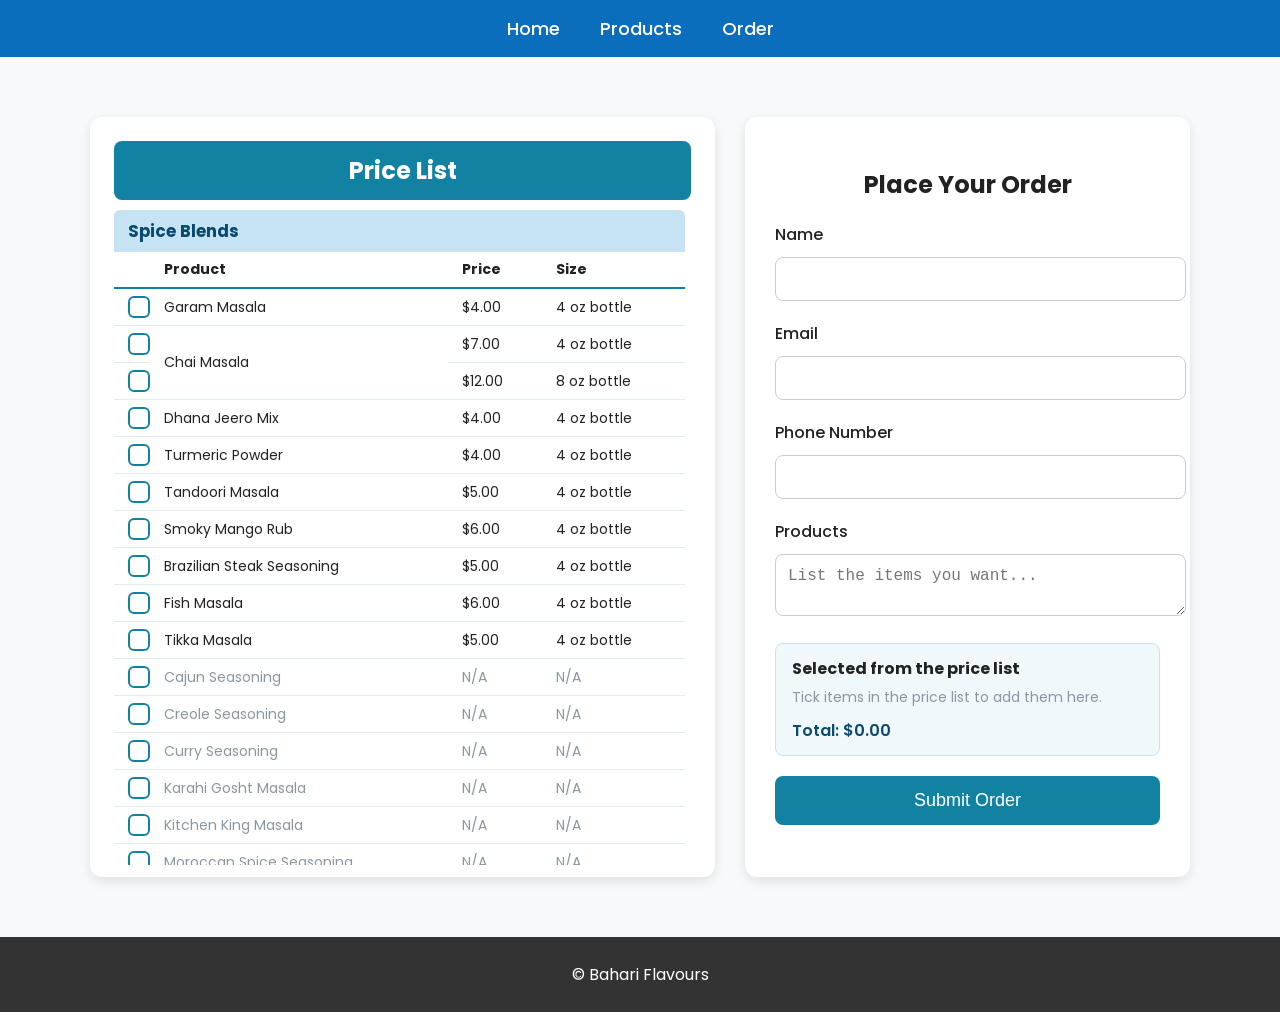
<file: order.html>
<!DOCTYPE html>
<html lang="en">
<head>
  <meta charset="UTF-8">
  <title>Place an Order</title>
  <link rel="stylesheet" href="style.css">
</head>
<body>

<nav>
  <a href="index.html">Home</a>
  <a href="products.html">Products</a> <!-- refrences different buttons -->
  <a href="order.html">Order</a>
</nav>

<div class="container">
 <div class="order-layout">
  <div class="price-list">
    <h2>Price List</h2>
    <div class="price-scroll">
      <h3 class="price-category">Spice Blends</h3>
      <div class="table-wrap">
        <table>
          <thead>
            <tr><th aria-label="Select"></th><th>Product</th><th>Price</th><th>Size</th></tr>
          </thead>
          <tbody>
            <tr><td><input type="checkbox" class="pick" value="4.00" data-label="Garam Masala, 4 oz bottle" data-display="$4.00" aria-label="Select Garam Masala, 4 oz bottle"></td><td>Garam Masala</td><td>$4.00</td><td>4 oz bottle</td></tr>
            <tr><td><input type="checkbox" class="pick" value="7.00" data-label="Chai Masala, 4 oz bottle" data-display="$7.00" aria-label="Select Chai Masala, 4 oz bottle"></td><td rowspan="2">Chai Masala</td><td>$7.00</td><td>4 oz bottle</td></tr>
            <tr><td><input type="checkbox" class="pick" value="12.00" data-label="Chai Masala, 8 oz bottle" data-display="$12.00" aria-label="Select Chai Masala, 8 oz bottle"></td><td>$12.00</td><td>8 oz bottle</td></tr>
            <tr><td><input type="checkbox" class="pick" value="4.00" data-label="Dhana Jeero Mix, 4 oz bottle" data-display="$4.00" aria-label="Select Dhana Jeero Mix, 4 oz bottle"></td><td>Dhana Jeero Mix</td><td>$4.00</td><td>4 oz bottle</td></tr>
            <tr><td><input type="checkbox" class="pick" value="4.00" data-label="Turmeric Powder, 4 oz bottle" data-display="$4.00" aria-label="Select Turmeric Powder, 4 oz bottle"></td><td>Turmeric Powder</td><td>$4.00</td><td>4 oz bottle</td></tr>
            <tr><td><input type="checkbox" class="pick" value="5.00" data-label="Tandoori Masala, 4 oz bottle" data-display="$5.00" aria-label="Select Tandoori Masala, 4 oz bottle"></td><td>Tandoori Masala</td><td>$5.00</td><td>4 oz bottle</td></tr>
            <tr><td><input type="checkbox" class="pick" value="6.00" data-label="Smoky Mango Rub, 4 oz bottle" data-display="$6.00" aria-label="Select Smoky Mango Rub, 4 oz bottle"></td><td>Smoky Mango Rub</td><td>$6.00</td><td>4 oz bottle</td></tr>
            <tr><td><input type="checkbox" class="pick" value="5.00" data-label="Brazilian Steak Seasoning, 4 oz bottle" data-display="$5.00" aria-label="Select Brazilian Steak Seasoning, 4 oz bottle"></td><td>Brazilian Steak Seasoning</td><td>$5.00</td><td>4 oz bottle</td></tr>
            <tr><td><input type="checkbox" class="pick" value="6.00" data-label="Fish Masala, 4 oz bottle" data-display="$6.00" aria-label="Select Fish Masala, 4 oz bottle"></td><td>Fish Masala</td><td>$6.00</td><td>4 oz bottle</td></tr>
            <tr><td><input type="checkbox" class="pick" value="5.00" data-label="Tikka Masala, 4 oz bottle" data-display="$5.00" aria-label="Select Tikka Masala, 4 oz bottle"></td><td>Tikka Masala</td><td>$5.00</td><td>4 oz bottle</td></tr>
            <tr class="na"><td><input type="checkbox" class="pick" value="0" data-label="Cajun Seasoning" data-display="N/A" aria-label="Select Cajun Seasoning"></td><td>Cajun Seasoning</td><td>N/A</td><td>N/A</td></tr>
            <tr class="na"><td><input type="checkbox" class="pick" value="0" data-label="Creole Seasoning" data-display="N/A" aria-label="Select Creole Seasoning"></td><td>Creole Seasoning</td><td>N/A</td><td>N/A</td></tr>
            <tr class="na"><td><input type="checkbox" class="pick" value="0" data-label="Curry Seasoning" data-display="N/A" aria-label="Select Curry Seasoning"></td><td>Curry Seasoning</td><td>N/A</td><td>N/A</td></tr>
            <tr class="na"><td><input type="checkbox" class="pick" value="0" data-label="Karahi Gosht Masala" data-display="N/A" aria-label="Select Karahi Gosht Masala"></td><td>Karahi Gosht Masala</td><td>N/A</td><td>N/A</td></tr>
            <tr class="na"><td><input type="checkbox" class="pick" value="0" data-label="Kitchen King Masala" data-display="N/A" aria-label="Select Kitchen King Masala"></td><td>Kitchen King Masala</td><td>N/A</td><td>N/A</td></tr>
            <tr class="na"><td><input type="checkbox" class="pick" value="0" data-label="Moroccan Spice Seasoning" data-display="N/A" aria-label="Select Moroccan Spice Seasoning"></td><td>Moroccan Spice Seasoning</td><td>N/A</td><td>N/A</td></tr>
            <tr class="na"><td><input type="checkbox" class="pick" value="0" data-label="Lemon Pepper Seasoning" data-display="N/A" aria-label="Select Lemon Pepper Seasoning"></td><td>Lemon Pepper Seasoning</td><td>N/A</td><td>N/A</td></tr>
            <tr class="na"><td><input type="checkbox" class="pick" value="0" data-label="Shish Kabab Seasoning" data-display="N/A" aria-label="Select Shish Kabab Seasoning"></td><td>Shish Kabab Seasoning</td><td>N/A</td><td>N/A</td></tr>
            <tr class="na"><td><input type="checkbox" class="pick" value="0" data-label="Tex-Mex Seasoning" data-display="N/A" aria-label="Select Tex-Mex Seasoning"></td><td>Tex-Mex Seasoning</td><td>N/A</td><td>N/A</td></tr>
          </tbody>
        </table>
      </div>
      <h3 class="price-category">Indian Snacks</h3>
      <div class="table-wrap">
        <table>
          <thead>
            <tr><th aria-label="Select"></th><th>Product</th><th>Price</th><th>Size</th></tr>
          </thead>
          <tbody>
            <tr><td><input type="checkbox" class="pick" value="8.00" data-label="Chevdo (spiced lentil mix), 500 g container" data-display="$8.00" aria-label="Select Chevdo (spiced lentil mix), 500 g container"></td><td>Chevdo (spiced lentil mix)</td><td>$8.00</td><td>500 g container</td></tr>
            <tr><td><input type="checkbox" class="pick" value="0.75" data-label="Thepla, per piece" data-display="$0.75" aria-label="Select Thepla, per piece"></td><td>Thepla</td><td>$0.75</td><td>per piece</td></tr>
            <tr class="na"><td><input type="checkbox" class="pick" value="0" data-label="Lemon-Chili Peanuts" data-display="N/A" aria-label="Select Lemon-Chili Peanuts"></td><td>Lemon-Chili Peanuts</td><td>N/A</td><td>N/A</td></tr>
          </tbody>
        </table>
      </div>
      <h3 class="price-category">Indian Sweets</h3>
      <div class="table-wrap">
        <table>
          <thead>
            <tr><th aria-label="Select"></th><th>Product</th><th>Price</th><th>Size</th></tr>
          </thead>
          <tbody>
            <tr><td><input type="checkbox" class="pick" value="11.00" data-label="Pera/Penda/Peda, 1 lb container" data-display="$11.00" aria-label="Select Pera/Penda/Peda, 1 lb container"></td><td>Pera/Penda/Peda</td><td>$11.00</td><td>1 lb container</td></tr>
          </tbody>
        </table>
      </div>
    </div>
  </div>

  <div class="order-box">
    <h2>Place Your Order</h2>

    <form action="https://formspree.io/f/YOUR_FORM_ID" method="POST"> <!-- not activated yet, but this will likely be where the form gets sent to the email-->

      <label>Name</label>
      <input type="text" name="name" required> <!-- all the required info wanted whena  customer makes there order -->

      <label>Email</label>
      <input type="email" name="email" required>

      <label>Phone Number</label>
      <input type="tel" name="phone" required>

      <label>Products</label>
      <textarea name="products" placeholder="List the items you want..." required></textarea>

      <div class="selected-box">
        <strong>Selected from the price list</strong>
        <p class="selected-empty" id="selected-empty">Tick items in the price list to add them here.</p>
        <ul id="selected-list"></ul>
        <p class="order-total">Total: $<span id="total">0.00</span></p>
        <p class="order-note" id="na-note">Items marked N/A are not included in the total.</p>
      </div>
      <input type="hidden" name="selected_items" id="selected-items">

      <button type="submit">Submit Order</button> <!-- I wanna change the colours of these buttons like (green submit -->
    </form>
  </div>
 </div>
</div>

<footer>
  © Bahari Flavours  
</footer>

<script src="script.js"></script>

</body>
</html>
</file>
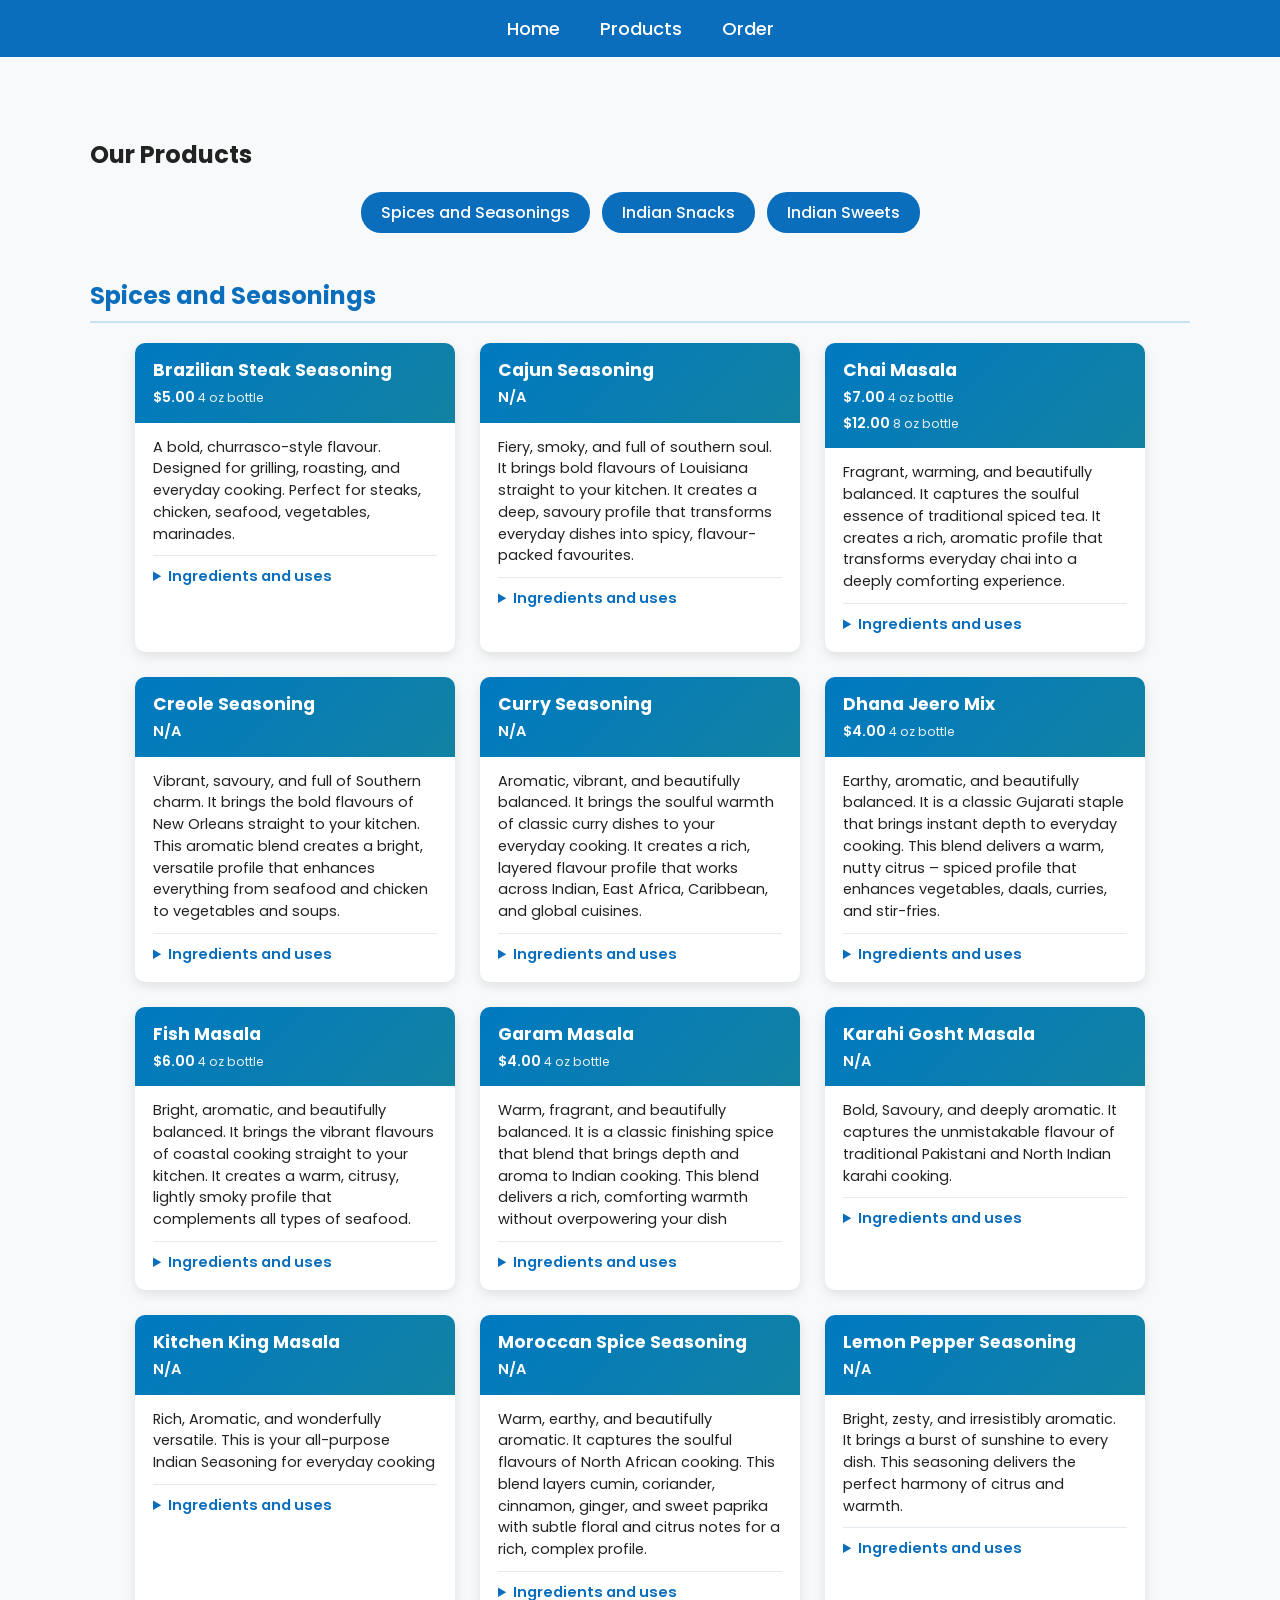
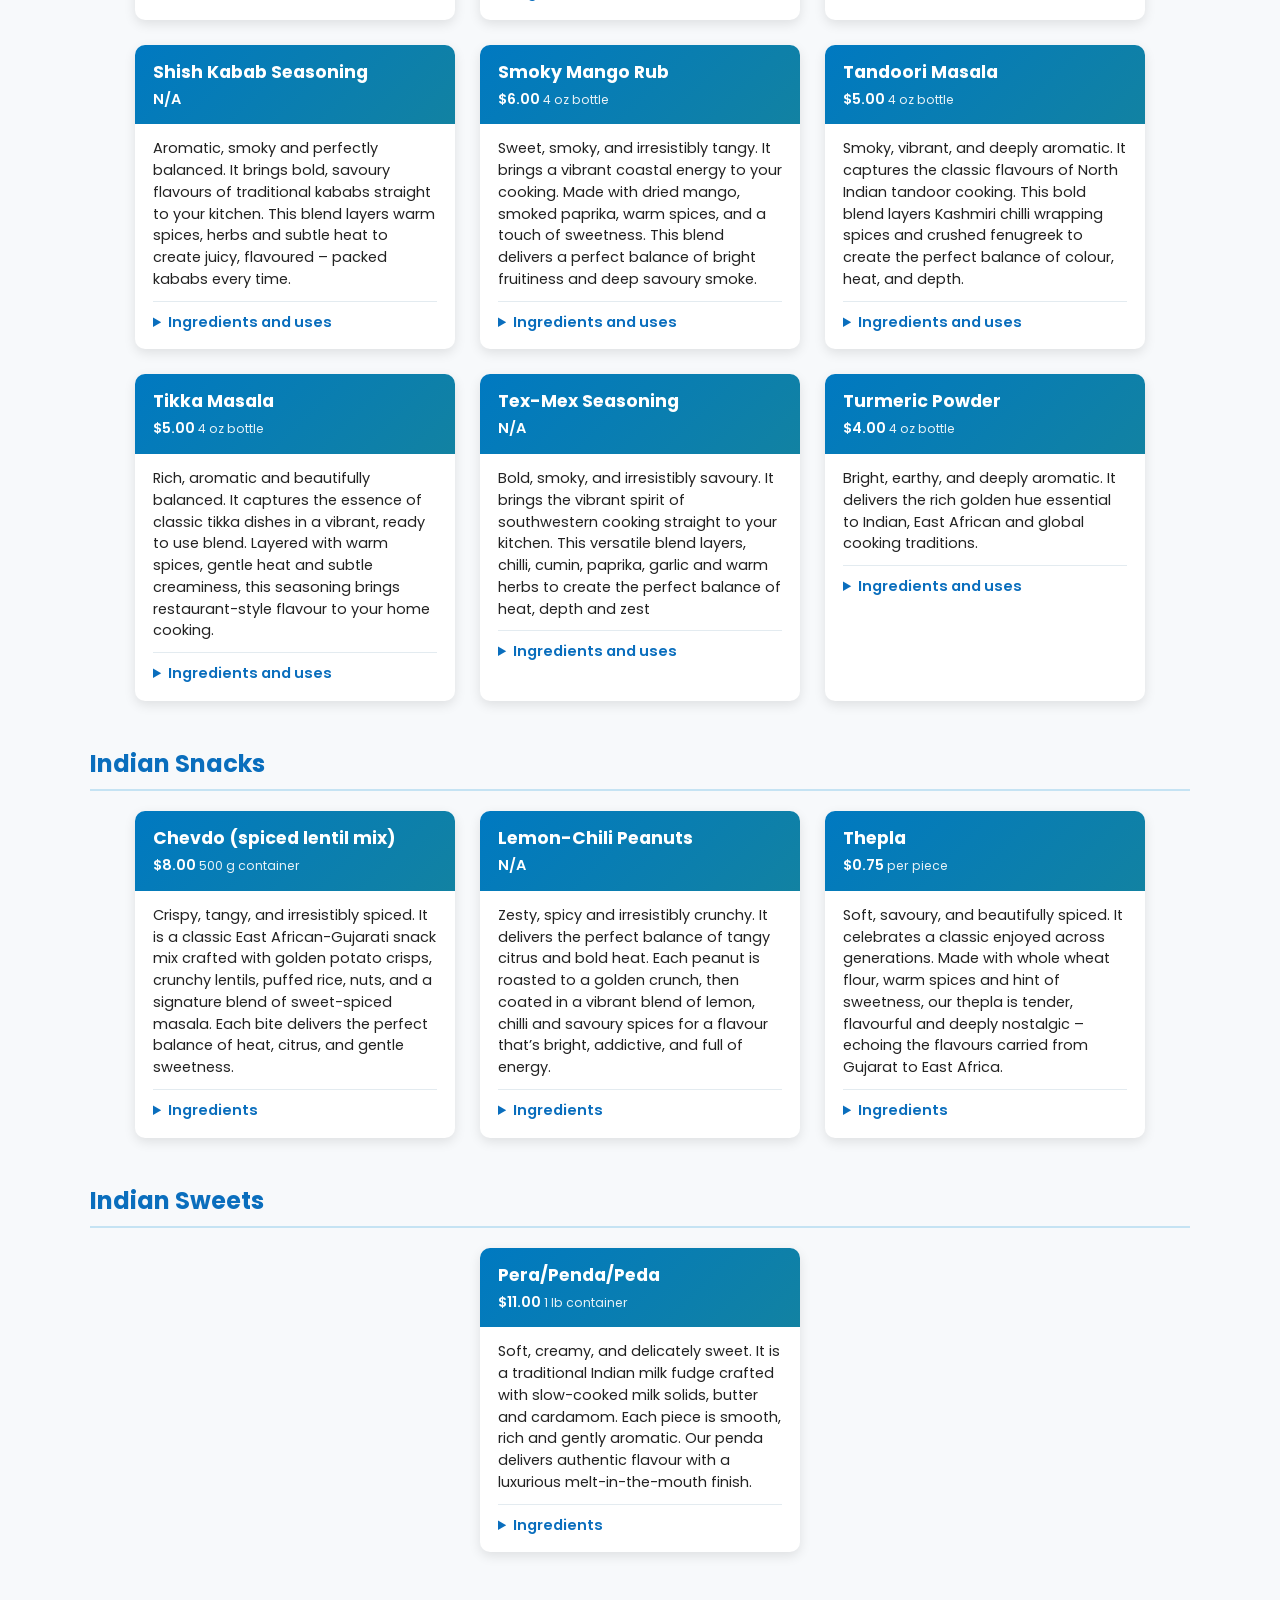
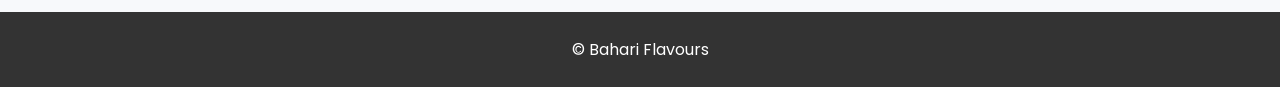
<file: products.html>
<!DOCTYPE html>
<html lang="en">
<head>
  <meta charset="UTF-8">
  <title>Bahari Products</title>
  <link rel="stylesheet" href="style.css">
</head>
<body>

<nav>
  <a href="index.html">Home</a>
  <a href="products.html">Products</a> <!-- refrenced the different buttons-->
  <a href="order.html">Order</a>
</nav>

<div class="container"> 
  <h2>Our Products</h2>
  <div class="jump">
    <a href="#spices">Spices and Seasonings</a>
    <a href="#snacks">Indian Snacks</a>
    <a href="#sweets">Indian Sweets</a>
  </div>

  <h3 class="category" id="spices">Spices and Seasonings</h3>
  <div class="grid">
    <div class="product-card">
      <div class="product-head">
        <h3>Brazilian Steak Seasoning</h3>
        <p class="price">$5.00 <span>4 oz bottle</span></p>
      </div>
      <div class="product-body">
        <p>A bold, churrasco-style flavour. Designed for grilling, roasting, and everyday cooking. Perfect for steaks, chicken, seafood, vegetables, marinades.</p>
        <details>
          <summary>Ingredients and uses</summary>
          <p><strong>Ingredients:</strong> salt, black pepper, garlic powder, onion powder, paprika, oregano, parsley, cumin, red pepper flakes.</p>
          <p><strong>Uses:</strong></p>
          <ul>
            <li><strong>Dry Rub:</strong> Coat meat evenly and let rest for 15-30 minutes before cooking</li>
            <li><strong>Seasoning:</strong> Use as a finishing sprinkle on grilled dishes</li>
            <li><strong>Marinade Base:</strong> Blend with oil, lime and garlic for a quick flavour infusion</li>
          </ul>
        </details>
      </div>
    </div>

    <div class="product-card">
      <div class="product-head">
        <h3>Cajun Seasoning</h3>
        <p class="price">N/A</p>
      </div>
      <div class="product-body">
        <p>Fiery, smoky, and full of southern soul. It brings bold flavours of Louisiana straight to your kitchen. It creates a deep, savoury profile that transforms everyday dishes into spicy, flavour-packed favourites.</p>
        <details>
          <summary>Ingredients and uses</summary>
          <p><strong>Ingredients:</strong> Paprika, cayenne pepper, garlic powder, onion powder, thyme, oregano</p>
          <p><strong>Uses:</strong></p>
          <ul>
            <li><strong>Dry Rub:</strong> Coat meats or seafood generously before grilling or pan-searing</li>
            <li><strong>Blackening:</strong> Press seasoning onto protein, then cook in a hot skillet for a smoky crust</li>
            <li><strong>One-pot meals:</strong> Add 1 – 2 tsp to rice, stews, or pasta for Cajun depth</li>
            <li><strong>Finishing Sprinkle:</strong> Add a pinch to cooked dishes for extra heat and aroma</li>
          </ul>
        </details>
      </div>
    </div>

    <div class="product-card">
      <div class="product-head">
        <h3>Chai Masala</h3>
        <p class="price">$7.00 <span>4 oz bottle</span></p>
        <p class="price">$12.00 <span>8 oz bottle</span></p>
      </div>
      <div class="product-body">
        <p>Fragrant, warming, and beautifully balanced. It captures the soulful essence of traditional spiced tea. It creates a rich, aromatic profile that transforms everyday chai into a deeply comforting experience.</p>
        <details>
          <summary>Ingredients and uses</summary>
          <p><strong>Ingredients:</strong> Cinnamon, nutmeg, black pepper, cloves, ginger</p>
          <p><strong>Uses:</strong></p>
          <ul>
            <li><strong>Classic Chai:</strong> Add ¼ - ½ tsp per cup while boiling tea with milk and water</li>
            <li><strong>Chai Latte:</strong> Mix directly into steamed milk or milk alternatives</li>
            <li><strong>Desserts:</strong> Add ½ - 1 to batters, dough, or custards for chai flavour</li>
            <li><strong>Finishing Spice:</strong> Sprinkle over whipped cream, fruit or warm drinks</li>
          </ul>
        </details>
      </div>
    </div>

    <div class="product-card">
      <div class="product-head">
        <h3>Creole Seasoning</h3>
        <p class="price">N/A</p>
      </div>
      <div class="product-body">
        <p>Vibrant, savoury, and full of Southern charm. It brings the bold flavours of New Orleans straight to your kitchen. This aromatic blend creates a bright, versatile profile that enhances everything from seafood and chicken to vegetables and soups.</p>
        <details>
          <summary>Ingredients and uses</summary>
          <p><strong>Ingredients:</strong> Paprika, garlic powder, salt, onion powder, dried thyme, cayenne pepper, black pepper</p>
          <p><strong>Uses:</strong></p>
          <ul>
            <li><strong>Dry Rub:</strong> Coat meats or seafood generously before grilling or roasting</li>
            <li><strong>Seasoning Base:</strong> Add 1 – 2 tsp to soups, stews, or tomato sauces for Creole depth</li>
            <li><strong>Marinade:</strong> Mix with olive oil, garlic, and lemon for a bright, flavourful marinade</li>
            <li><strong>Finishing Sprinkle:</strong> Add a pinch to cooked dishes for extra zest and aroma</li>
          </ul>
        </details>
      </div>
    </div>

    <div class="product-card">
      <div class="product-head">
        <h3>Curry Seasoning</h3>
        <p class="price">N/A</p>
      </div>
      <div class="product-body">
        <p>Aromatic, vibrant, and beautifully balanced. It brings the soulful warmth of classic curry dishes to your everyday cooking. It creates a rich, layered flavour profile that works across Indian, East Africa, Caribbean, and global cuisines.</p>
        <details>
          <summary>Ingredients and uses</summary>
          <p><strong>Ingredients:</strong> Ground cardamom, cumin, coriander, turmeric, chili powder, black pepper, fennel</p>
          <p><strong>Uses:</strong></p>
          <ul>
            <li><strong>Curry Base:</strong> Add 1 – 2 tsp while sautéing onions, garlic, and ginger</li>
            <li><strong>Marinade:</strong> Mix with yogurt, lemon, and oil for a quick, flavourful marinade</li>
            <li><strong>Dry Rub:</strong> Coat meat, fish or vegetables before roasting or grilling</li>
            <li><strong>Finishing Touch:</strong> Sprinkle a pinch at the end for added aroma and colour</li>
          </ul>
        </details>
      </div>
    </div>

    <div class="product-card">
      <div class="product-head">
        <h3>Dhana Jeero Mix</h3>
        <p class="price">$4.00 <span>4 oz bottle</span></p>
      </div>
      <div class="product-body">
        <p>Earthy, aromatic, and beautifully balanced. It is a classic Gujarati staple that brings instant depth to everyday cooking. This blend delivers a warm, nutty citrus – spiced profile that enhances vegetables, daals, curries, and stir-fries.</p>
        <details>
          <summary>Ingredients and uses</summary>
          <p><strong>Ingredients:</strong> Cumin, coriander</p>
          <p><strong>Uses:</strong></p>
          <ul>
            <li><strong>Everyday Cooking:</strong> Add ½ - 1 while sautéing onions, garlic or vegetables</li>
            <li><strong>Tadka:</strong> Mix into hot oil with mustard seeds, cumin seeds, or curry leaves</li>
            <li><strong>Finishing Masala:</strong> Sprinkle at the end of cooking for a fresh, aromatic lift</li>
            <li><strong>Dry Rub:</strong> Use salt, turmeric, and chilli powder for quick vegetable seasoning</li>
          </ul>
        </details>
      </div>
    </div>

    <div class="product-card">
      <div class="product-head">
        <h3>Fish Masala</h3>
        <p class="price">$6.00 <span>4 oz bottle</span></p>
      </div>
      <div class="product-body">
        <p>Bright, aromatic, and beautifully balanced. It brings the vibrant flavours of coastal cooking straight to your kitchen. It creates a warm, citrusy, lightly smoky profile that complements all types of seafood.</p>
        <details>
          <summary>Ingredients and uses</summary>
          <p><strong>Ingredients:</strong> Coriander, turmeric, chilli powder, black pepper, cumin powder, fennel, fenugreek, ginger, garlic, mustard powder, curry leaves, salt.</p>
          <p><strong>Uses:</strong></p>
          <ul>
            <li><strong>Curry Base:</strong> Add 1 – 2 tsp while sautéing onions, tomatoes, or coconut milk</li>
            <li><strong>Dry Rub:</strong> Coat fish or shrimp directly before grilling, roasting or pan-searing</li>
            <li><strong>Marinade:</strong> Mix 1 tbsp seasoning with lemon juice, oil, and garlic for a quick marinade</li>
            <li><strong>Finishing Sprinkle:</strong> Add a pinch at the end for extra aroma and brightness</li>
          </ul>
        </details>
      </div>
    </div>

    <div class="product-card">
      <div class="product-head">
        <h3>Garam Masala</h3>
        <p class="price">$4.00 <span>4 oz bottle</span></p>
      </div>
      <div class="product-body">
        <p>Warm, fragrant, and beautifully balanced. It is a classic finishing spice that blend that brings depth and aroma to Indian cooking. This blend delivers a rich, comforting warmth without overpowering your dish</p>
        <details>
          <summary>Ingredients and uses</summary>
          <p><strong>Ingredients:</strong> Cinnamon, black pepper, clove, nutmeg, cardamom</p>
          <p><strong>Uses:</strong></p>
          <ul>
            <li><strong>Marinade:</strong> Mix with yogurt, garlic, ginger, and lemon for warm, spiced marinades</li>
            <li><strong>Tadka:</strong> Add hot oil with cumin, garlic, or mustard seeds for a fragrant tempering</li>
            <li><strong>Everyday cooking:</strong> Use sparingly – its concentrated flavour shines best in small amounts</li>
            <li><strong>Finishing Masala:</strong> Add ¼ - ½ tsp at the end of cooking to preserve aroma</li>
          </ul>
        </details>
      </div>
    </div>

    <div class="product-card">
      <div class="product-head">
        <h3>Karahi Gosht Masala</h3>
        <p class="price">N/A</p>
      </div>
      <div class="product-body">
        <p>Bold, Savoury, and deeply aromatic. It captures the unmistakable flavour of traditional Pakistani and North Indian karahi cooking.</p>
        <details>
          <summary>Ingredients and uses</summary>
          <p><strong>Ingredients:</strong> Coriander, cumin, fennel, black pepper, cardamom, cloves, cinnamon, bay leaves, chilli powder, fenugreek, ginger, garlic, salt</p>
          <p><strong>Uses:</strong></p>
          <ul>
            <li><strong>Marinade:</strong> Mix with yogurt, lemon, and oil for a tangy, spiced meat marinade</li>
            <li><strong>Meat Karahi:</strong> Add the masala once the meat is nearly cooked to build a thick, glossy, gravy</li>
            <li><strong>Karahi Base:</strong> Sauté ginger, garlic, and tomatoes until jammy, then add 1-2 tbsp seasoning</li>
            <li><strong>Finishing Masala:</strong> Sprinkle a pinch at the end for a fresh aroma and warmth.</li>
          </ul>
        </details>
      </div>
    </div>

    <div class="product-card">
      <div class="product-head">
        <h3>Kitchen King Masala</h3>
        <p class="price">N/A</p>
      </div>
      <div class="product-body">
        <p>Rich, Aromatic, and wonderfully versatile. This is your all-purpose Indian Seasoning for everyday cooking</p>
        <details>
          <summary>Ingredients and uses</summary>
          <p><strong>Ingredients:</strong> Nutmeg, cinnamon, cardamom, cumin, coriander, black pepper, cloves</p>
          <p><strong>Uses:</strong></p>
          <ul>
            <li><strong>Marinade:</strong> Mix with yogurt, garlic, and lemon for quick flavourful marinades.</li>
            <li><strong>Tadka:</strong> Add to hot oil with cumin, garlic, or mustard seeds for a fragrant tempering</li>
            <li><strong>Everyday cooking:</strong> Add ½ - 1 tsp while during sautéing or simmering</li>
            <li><strong>Finishing Masala:</strong> Sprinkle at the end of cooking for a fresh aromatic lift.</li>
          </ul>
        </details>
      </div>
    </div>

    <div class="product-card">
      <div class="product-head">
        <h3>Moroccan Spice Seasoning</h3>
        <p class="price">N/A</p>
      </div>
      <div class="product-body">
        <p>Warm, earthy, and beautifully aromatic. It captures the soulful flavours of North African cooking. This blend layers cumin, coriander, cinnamon, ginger, and sweet paprika with subtle floral and citrus notes for a rich, complex profile.</p>
        <details>
          <summary>Ingredients and uses</summary>
          <p><strong>Ingredients:</strong> Cumin powder, coriander, paprika, turmeric, ginger, cinnamon, allspice, nutmeg, black pepper, cardamom, cloves, salt</p>
          <p><strong>Uses:</strong></p>
          <ul>
            <li><strong>Marinade:</strong> Mix with olive oil, lemon juice, and garlic for a bright, aromatic marinade</li>
            <li><strong>Dry Rub:</strong> Coat meats or vegetables directly before grilling or baking</li>
            <li><strong>Tagine Base:</strong> Add 1 – 2 tbsp while sautéing onions and garlic for depth and colour.</li>
            <li><strong>Finishing Touch:</strong> Sprinkle over bowls, salad or roasted dishes for added warmth</li>
          </ul>
        </details>
      </div>
    </div>

    <div class="product-card">
      <div class="product-head">
        <h3>Lemon Pepper Seasoning</h3>
        <p class="price">N/A</p>
      </div>
      <div class="product-body">
        <p>Bright, zesty, and irresistibly aromatic. It brings a burst of sunshine to every dish. This seasoning delivers the perfect harmony of citrus and warmth.</p>
        <details>
          <summary>Ingredients and uses</summary>
          <p><strong>Ingredients:</strong> Black pepper, onion powder, thyme, salt, citric acid, turmeric</p>
          <p><strong>Uses:</strong></p>
          <ul>
            <li><strong>Marinade:</strong> Mix with lemon juice, garlic and olive oil</li>
            <li><strong>Dry Rub:</strong> Coat meats or seafood directly before cooking</li>
            <li><strong>Seasoning Base:</strong> Use in soup, sauce, or stir-fries for citrus-pepper depth</li>
            <li><strong>Finishing Sprinkle:</strong> Add a pinch to cooked dishes for a burst of fresh flavour</li>
          </ul>
        </details>
      </div>
    </div>

    <div class="product-card">
      <div class="product-head">
        <h3>Shish Kabab Seasoning</h3>
        <p class="price">N/A</p>
      </div>
      <div class="product-body">
        <p>Aromatic, smoky and perfectly balanced. It brings bold, savoury flavours of traditional kababs straight to your kitchen. This blend layers warm spices, herbs and subtle heat to create juicy, flavoured – packed kababs every time.</p>
        <details>
          <summary>Ingredients and uses</summary>
          <p><strong>Ingredients:</strong> Paprika, cumin, coriander, garlic powder, oregano, sumac, cinnamon, black pepper, salt</p>
          <p><strong>Uses:</strong></p>
          <ul>
            <li><strong>Marinade:</strong> Mix 1- 2 tbsp seasoning with yogurt, lemon juice, garlic and oil</li>
            <li><strong>Dry Rub:</strong> Apply directly to meats or veggies before grilling or roasting</li>
            <li><strong>Seekh Kababs:</strong> Add 1 – 2 tbsp to ground meat along with onions, herbs and binding</li>
            <li><strong>Finishing Touch:</strong> Add a pinch to kababs, dips, or roasted vegetables for extra aroma.</li>
          </ul>
        </details>
      </div>
    </div>

    <div class="product-card">
      <div class="product-head">
        <h3>Smoky Mango Rub</h3>
        <p class="price">$6.00 <span>4 oz bottle</span></p>
      </div>
      <div class="product-body">
        <p>Sweet, smoky, and irresistibly tangy. It brings a vibrant coastal energy to your cooking. Made with dried mango, smoked paprika, warm spices, and a touch of sweetness. This blend delivers a perfect balance of bright fruitiness and deep savoury smoke.</p>
        <details>
          <summary>Ingredients and uses</summary>
          <p><strong>Ingredients:</strong> Dried mango, paprika, brown sugar, chili powder, cumin, coriander, garlic, onion, black pepper, salt, chipotle</p>
          <p><strong>Uses:</strong></p>
          <ul>
            <li><strong>Marinade:</strong> Combine with oil, lemon or lime juice, and a touch of yogurt for a tangy glaze.</li>
            <li><strong>Dry Rub:</strong> Coat meats or vegetables directly before grilling or roasting</li>
            <li><strong>BBQ Glaze:</strong> Combine with honey or brown sugar for a sticky, smoky finish</li>
            <li><strong>Finishing Sprinkle:</strong> Add a pinch to bowls, tacos, or salads for extra brightness</li>
          </ul>
        </details>
      </div>
    </div>

    <div class="product-card">
      <div class="product-head">
        <h3>Tandoori Masala</h3>
        <p class="price">$5.00 <span>4 oz bottle</span></p>
      </div>
      <div class="product-body">
        <p>Smoky, vibrant, and deeply aromatic. It captures the classic flavours of North Indian tandoor cooking. This bold blend layers Kashmiri chilli wrapping spices and crushed fenugreek to create the perfect balance of colour, heat, and depth.</p>
        <details>
          <summary>Ingredients and uses</summary>
          <p><strong>Ingredients:</strong> Coriander, cumin, turmeric, chili powder, garam masala, ginger powder, garlic powder, black pepper, fenugreek, paprika, salt</p>
          <p><strong>Uses:</strong></p>
          <ul>
            <li><strong>Marinade:</strong> Combine 1- 2 tbsp seasoning with yogurt, lemon juice, garlic and oil</li>
            <li><strong>Dry Rub:</strong> Coat meats or vegetables directly before grilling or baking</li>
            <li><strong>Curry Base:</strong> Add 1 tsp while sautéing onions and tomatoes for depth and colour.</li>
            <li><strong>Finishing Touch:</strong> Use as a final touch on wraps, bowls or roasted vegetables.</li>
          </ul>
        </details>
      </div>
    </div>

    <div class="product-card">
      <div class="product-head">
        <h3>Tikka Masala</h3>
        <p class="price">$5.00 <span>4 oz bottle</span></p>
      </div>
      <div class="product-body">
        <p>Rich, aromatic and beautifully balanced. It captures the essence of classic tikka dishes in a vibrant, ready to use blend. Layered with warm spices, gentle heat and subtle creaminess, this seasoning brings restaurant-style flavour to your home cooking.</p>
        <details>
          <summary>Ingredients and uses</summary>
          <p><strong>Ingredients:</strong> Coriander, cumin, turmeric, paprika, chili powder, ginger, garlic, garam masala, fenugreek, black pepper, salt, mango powder</p>
          <p><strong>Uses:</strong></p>
          <ul>
            <li><strong>Marinade:</strong> Combine 1-2 tbsp seasoning with yogurt, lemon juice, and oil</li>
            <li><strong>Dry Rub:</strong> Coat meats or vegetables directly before grilling or roasting</li>
            <li><strong>Curry Base:</strong> Add 1 – 2 tbsp while cooking your sauce for depth and colour</li>
            <li><strong>Finishing Touch:</strong> Sprinkle over bowls, wraps or roasted vegetables.</li>
          </ul>
        </details>
      </div>
    </div>

    <div class="product-card">
      <div class="product-head">
        <h3>Tex-Mex Seasoning</h3>
        <p class="price">N/A</p>
      </div>
      <div class="product-body">
        <p>Bold, smoky, and irresistibly savoury. It brings the vibrant spirit of southwestern cooking straight to your kitchen. This versatile blend layers, chilli, cumin, paprika, garlic and warm herbs to create the perfect balance of heat, depth and zest</p>
        <details>
          <summary>Ingredients and uses</summary>
          <p><strong>Ingredients:</strong> Chili powder, paprika, cumin powder, garlic powder, onion powder, oregano, black pepper, salt, cayenne pepper</p>
          <p><strong>Uses:</strong></p>
          <ul>
            <li><strong>Dry Rub:</strong> Coat meats for vegetables generously before grilling or roasting</li>
            <li><strong>Seasoning Base:</strong> Add to soups, stews, or chilli for depth and warmth</li>
            <li><strong>Finish Sprinkle:</strong> Use as a final touch on tacos, bowls, or salads</li>
            <li><strong>Marinade Mix:</strong> Combine with oil and lime juice for a quick, zesty marinade.</li>
          </ul>
        </details>
      </div>
    </div>

    <div class="product-card">
      <div class="product-head">
        <h3>Turmeric Powder</h3>
        <p class="price">$4.00 <span>4 oz bottle</span></p>
      </div>
      <div class="product-body">
        <p>Bright, earthy, and deeply aromatic. It delivers the rich golden hue essential to Indian, East African and global cooking traditions.</p>
        <details>
          <summary>Ingredients and uses</summary>
          <p><strong>Ingredients:</strong> Turmeric</p>
          <p><strong>Uses:</strong></p>
          <ul>
            <li><strong>Curries &amp; Stews:</strong> Adds colour and depth, and warmth</li>
            <li><strong>Rice Dishes:</strong> a pinch transforms plain rice into fragrant, golden turmeric rice</li>
            <li><strong>Marinades:</strong> Combine with chilli, garlic, and lemon for meat or fish marinades</li>
            <li><strong>Vegetables:</strong> Perfect for roasted cauliflower, potatoes, and stir-fries</li>
            <li><strong>Wellness Drinks:</strong> Stir into warm milk, smoothies, or teas for a nourishing boost</li>
          </ul>
        </details>
      </div>
    </div>
  </div>

  <h3 class="category" id="snacks">Indian Snacks</h3>
  <div class="grid">
    <div class="product-card">
      <div class="product-head">
        <h3>Chevdo (spiced lentil mix)</h3>
        <p class="price">$8.00 <span>500 g container</span></p>
      </div>
      <div class="product-body">
        <p>Crispy, tangy, and irresistibly spiced. It is a classic East African-Gujarati snack mix crafted with golden potato crisps, crunchy lentils, puffed rice, nuts, and a signature blend of sweet-spiced masala. Each bite delivers the perfect balance of heat, citrus, and gentle sweetness.</p>
        <details>
          <summary>Ingredients</summary>
          <p><strong>Ingredients:</strong> Puffed rice, split chana dal (spiced lentil), peanuts, cashews, almonds, raisins, hickory sticks, potato chips, turmeric, salt, red chilli pepper, sugar, citric acid</p>
        </details>
      </div>
    </div>

    <div class="product-card">
      <div class="product-head">
        <h3>Lemon-Chili Peanuts</h3>
        <p class="price">N/A</p>
      </div>
      <div class="product-body">
        <p>Zesty, spicy and irresistibly crunchy. It delivers the perfect balance of tangy citrus and bold heat. Each peanut is roasted to a golden crunch, then coated in a vibrant blend of lemon, chilli and savoury spices for a flavour that’s bright, addictive, and full of energy.</p>
        <details>
          <summary>Ingredients</summary>
          <p><strong>Ingredients:</strong> Peanuts, salt, citric acid, sugar</p>
        </details>
      </div>
    </div>

    <div class="product-card">
      <div class="product-head">
        <h3>Thepla</h3>
        <p class="price">$0.75 <span>per piece</span></p>
      </div>
      <div class="product-body">
        <p>Soft, savoury, and beautifully spiced. It celebrates a classic enjoyed across generations. Made with whole wheat flour, warm spices and hint of sweetness, our thepla is tender, flavourful and deeply nostalgic – echoing the flavours carried from Gujarat to East Africa.</p>
        <details>
          <summary>Ingredients</summary>
          <p><strong>Ingredients:</strong> Whole Wheat flour, cane sugar, fennel seeds, milk, water, baking powder, cardamom, nutmeg</p>
        </details>
      </div>
    </div>
  </div>

  <h3 class="category" id="sweets">Indian Sweets</h3>
  <div class="grid">
    <div class="product-card">
      <div class="product-head">
        <h3>Pera/Penda/Peda</h3>
        <p class="price">$11.00 <span>1 lb container</span></p>
      </div>
      <div class="product-body">
        <p>Soft, creamy, and delicately sweet. It is a traditional Indian milk fudge crafted with slow-cooked milk solids, butter and cardamom. Each piece is smooth, rich and gently aromatic. Our penda delivers authentic flavour with a luxurious melt-in-the-mouth finish.</p>
        <details>
          <summary>Ingredients</summary>
          <p><strong>Ingredients:</strong> Milk powder, Sugar, Butter, Cardamom powder, Milk, Evaporated milk</p>
        </details>
      </div>
    </div>
  </div>
</div>

<footer>
  © Bahari Flavours  
</footer>

</body>
</html>
</file>
<file: style.css>
/* Google Font */
@import url('https://fonts.googleapis.com/css2?family=Poppins:wght@300;400;500;600;700&display=swap');  /* imported font that looks better */

body {
  margin: 0;
  font-family: 'Poppins', sans-serif;
  background: #f7f9fb;
  color: #222;
}

/* NAV BAR */
nav {
  background: #0a6ebd; /* similair to ixerion blue*/
  padding: 15px 20px;
  display: flex;
  justify-content: center;
  gap: 40px;
  font-size: 18px;
}

nav a {
  color: white;
  text-decoration: none;
  font-weight: 500;
}

nav a:hover {
  color: #f4a261; 
}

/* HERO */
.hero {
  background: linear-gradient(135deg, #0079c1, #1282a2); /* ixerion bluye and ocean teal */
  color: white;
  text-align: center;
  padding: 60px 20px;
}

.logo {
  height: 90px;
  margin-bottom: 10px;
}

.hero h1 {
  font-size: 2.8em;
  margin: 10px 0;
}

.tagline {
  font-size: 1.2em;
  max-width: 700px;
  margin: 0 auto;
}

/* CONTAINER */
.container {
  max-width: 1100px;
  margin: 40px auto;
  padding: 20px;
}

/* FEATURED GRID */
.grid {
  display: flex;
  flex-wrap: wrap;
  gap: 25px;
  justify-content: center;
}

.card {
  background: white;
  border-radius: 10px;
  width: 300px;
  box-shadow: 0 4px 12px rgba(0,0,0,0.1);
  text-align: center;
  transition: transform 0.3s ease;
}

.card:hover {
  transform: translateY(-6px);
}

.card img {
  width: 100%;
  border-radius: 10px 10px 0 0;
}

.card h3 {
  color: #0079c1; /* ixerion blue */
  margin: 12px 0 5px;
}

.jump {
  display: flex;
  flex-wrap: wrap;
  justify-content: center;
  gap: 12px;
  margin: 10px 0 0;
}

.jump a {
  background: #0a6ebd;
  color: white;
  text-decoration: none;
  font-weight: 500;
  padding: 8px 20px;
  border-radius: 20px;
}

.jump a:hover {
  background: #f4a261;
}

.category {
  color: #0a6ebd;
  font-size: 1.5em;
  margin: 45px 0 20px;
  padding-bottom: 8px;
  border-bottom: 2px solid #c5e3f3;
}

.product-card {
  background: white;
  border-radius: 10px;
  width: 320px;
  box-shadow: 0 4px 12px rgba(0,0,0,0.1);
  overflow: hidden;
  display: flex;
  flex-direction: column;
  font-size: 14.5px;
  line-height: 1.5;
}

.product-head {
  background: linear-gradient(135deg, #0079c1, #1282a2);
  color: white;
  padding: 14px 18px;
}

.product-head h3 {
  margin: 0;
  font-size: 1.2em;
}

.product-head .price {
  margin: 4px 0 0;
  font-weight: 600;
}

.product-head .price span {
  font-weight: 400;
  font-size: 0.85em;
  opacity: 0.9;
}

.product-body {
  padding: 14px 18px 16px;
  flex: 1;
}

.product-body p {
  margin: 0 0 10px;
}

.product-body details {
  border-top: 1px solid #e3ebf0;
  padding-top: 10px;
}

.product-body summary {
  cursor: pointer;
  font-weight: 600;
  color: #0a6ebd;
}

.product-body details p {
  margin: 10px 0 4px;
}

.product-body ul {
  margin: 4px 0 0;
  padding-left: 20px;
}

.product-body li {
  margin-bottom: 6px;
}

/* ORDER FORM */
.order-box {
  background: white;
  padding: 30px;
  border-radius: 12px;
  box-shadow: 0 4px 12px rgba(0,0,0,0.1);
}

.order-box h2 {
  text-align: center;
  margin-bottom: 20px;
}

.order-layout {
  display: flex;
  gap: 30px;
  align-items: stretch;
  height: calc(100vh - 140px);
  min-height: 560px;
}

.order-layout .price-list {
  flex: 1 1 520px;
  min-width: 0;
}

.order-layout .order-box {
  flex: 1 1 340px;
  min-width: 0;
  box-sizing: border-box;
  overflow-y: auto;
}

.price-list {
  background: white;
  padding: 24px 24px 12px;
  border-radius: 12px;
  box-shadow: 0 4px 12px rgba(0,0,0,0.1);
  display: flex;
  flex-direction: column;
  box-sizing: border-box;
}

.price-list h2 {
  background: #1282a2;
  color: white;
  text-align: center;
  margin: 0 0 10px;
  padding: 12px;
  border-radius: 8px;
  flex-shrink: 0;
}

.price-scroll {
  flex: 1;
  min-height: 0;
  overflow-y: auto;
  scrollbar-width: thin;
  scrollbar-color: #1282a2 #e3ebf0;
  padding-right: 6px;
}

.price-category {
  position: sticky;
  top: 0;
  z-index: 1;
  background: #c5e3f3;
  color: #0a4a6e;
  margin: 18px 0 0;
  padding: 8px 14px;
  font-size: 1.05em;
  border-radius: 6px 6px 0 0;
}

.price-category:first-child {
  margin-top: 0;
}

.table-wrap {
  overflow-x: auto;
}

.price-list table {
  width: 100%;
  border-collapse: collapse;
  font-size: 14px;
}

.price-list th,
.price-list td {
  text-align: left;
  padding: 7px 14px;
  border-bottom: 1px solid #e3ebf0;
}

.price-list th {
  border-bottom: 2px solid #1282a2;
}

.price-list th:first-child,
.price-list td:first-child {
  width: 22px;
  padding-right: 0;
}

.price-list tbody tr {
  cursor: pointer;
  transition: background 0.15s ease;
}

.price-list tbody tr:hover {
  background: #f1f8fc;
}

.price-list tbody tr:has(.pick:checked) {
  background: #dff1f9;
}

.price-list tr.na td {
  color: #8a97a0;
}

.pick {
  appearance: none;
  -webkit-appearance: none;
  display: grid;
  place-content: center;
  width: 22px;
  height: 22px;
  padding: 0;
  margin: 0;
  border: 2px solid #1282a2;
  border-radius: 6px;
  background: white;
  cursor: pointer;
  transition: background 0.15s ease, transform 0.15s ease;
}

.pick::after {
  content: "";
  width: 10px;
  height: 5px;
  margin-top: -2px;
  border-left: 2.5px solid white;
  border-bottom: 2.5px solid white;
  transform: rotate(-45deg) scale(0);
  transition: transform 0.15s ease;
}

.pick:checked {
  background: #1282a2;
}

.pick:checked::after {
  transform: rotate(-45deg) scale(1);
}

.pick:hover {
  transform: scale(1.1);
}

.pick:focus-visible {
  outline: 3px solid #f4a261;
  outline-offset: 2px;
}

.selected-box {
  background: #f1f8fc;
  border: 1px solid #c5e3f3;
  border-radius: 8px;
  padding: 12px 16px;
  margin: 0 0 20px;
}

.selected-box ul {
  margin: 8px 0 0;
  padding-left: 18px;
  font-size: 14px;
}

.selected-box li {
  margin-bottom: 4px;
}

.selected-empty {
  margin: 6px 0 0;
  font-size: 14px;
  color: #8a97a0;
}

.order-total {
  margin: 10px 0 0;
  font-weight: 600;
  color: #0a4a6e;
}

.order-note {
  display: none;
  margin: 4px 0 0;
  font-size: 13px;
  color: #8a97a0;
}

@media (max-width: 900px) {
  .order-layout {
    flex-direction: column;
    height: auto;
  }

  .price-scroll {
    max-height: 60vh;
  }
}

label {
  font-weight: 500;
}

input, textarea, select {
  width: 100%;
  padding: 12px;
  margin: 10px 0 20px;
  border-radius: 8px;
  border: 1px solid #ccc;
  font-size: 16px;
}

button {
  background: #1282a2;
  color: white;
  padding: 14px 20px;
  border: none;
  border-radius: 8px;
  font-size: 18px;
  cursor: pointer;
  width: 100%;
}

button:hover {
  background: #0a6ebd;
}

/* FOOTER */
footer {
  background: #333;
  color: white;
  text-align: center;
  padding: 25px 10px;
  margin-top: 40px;
}

footer a {
  color: #f4a261;
  text-decoration: none;
  margin: 0 8px;
}
</file>
